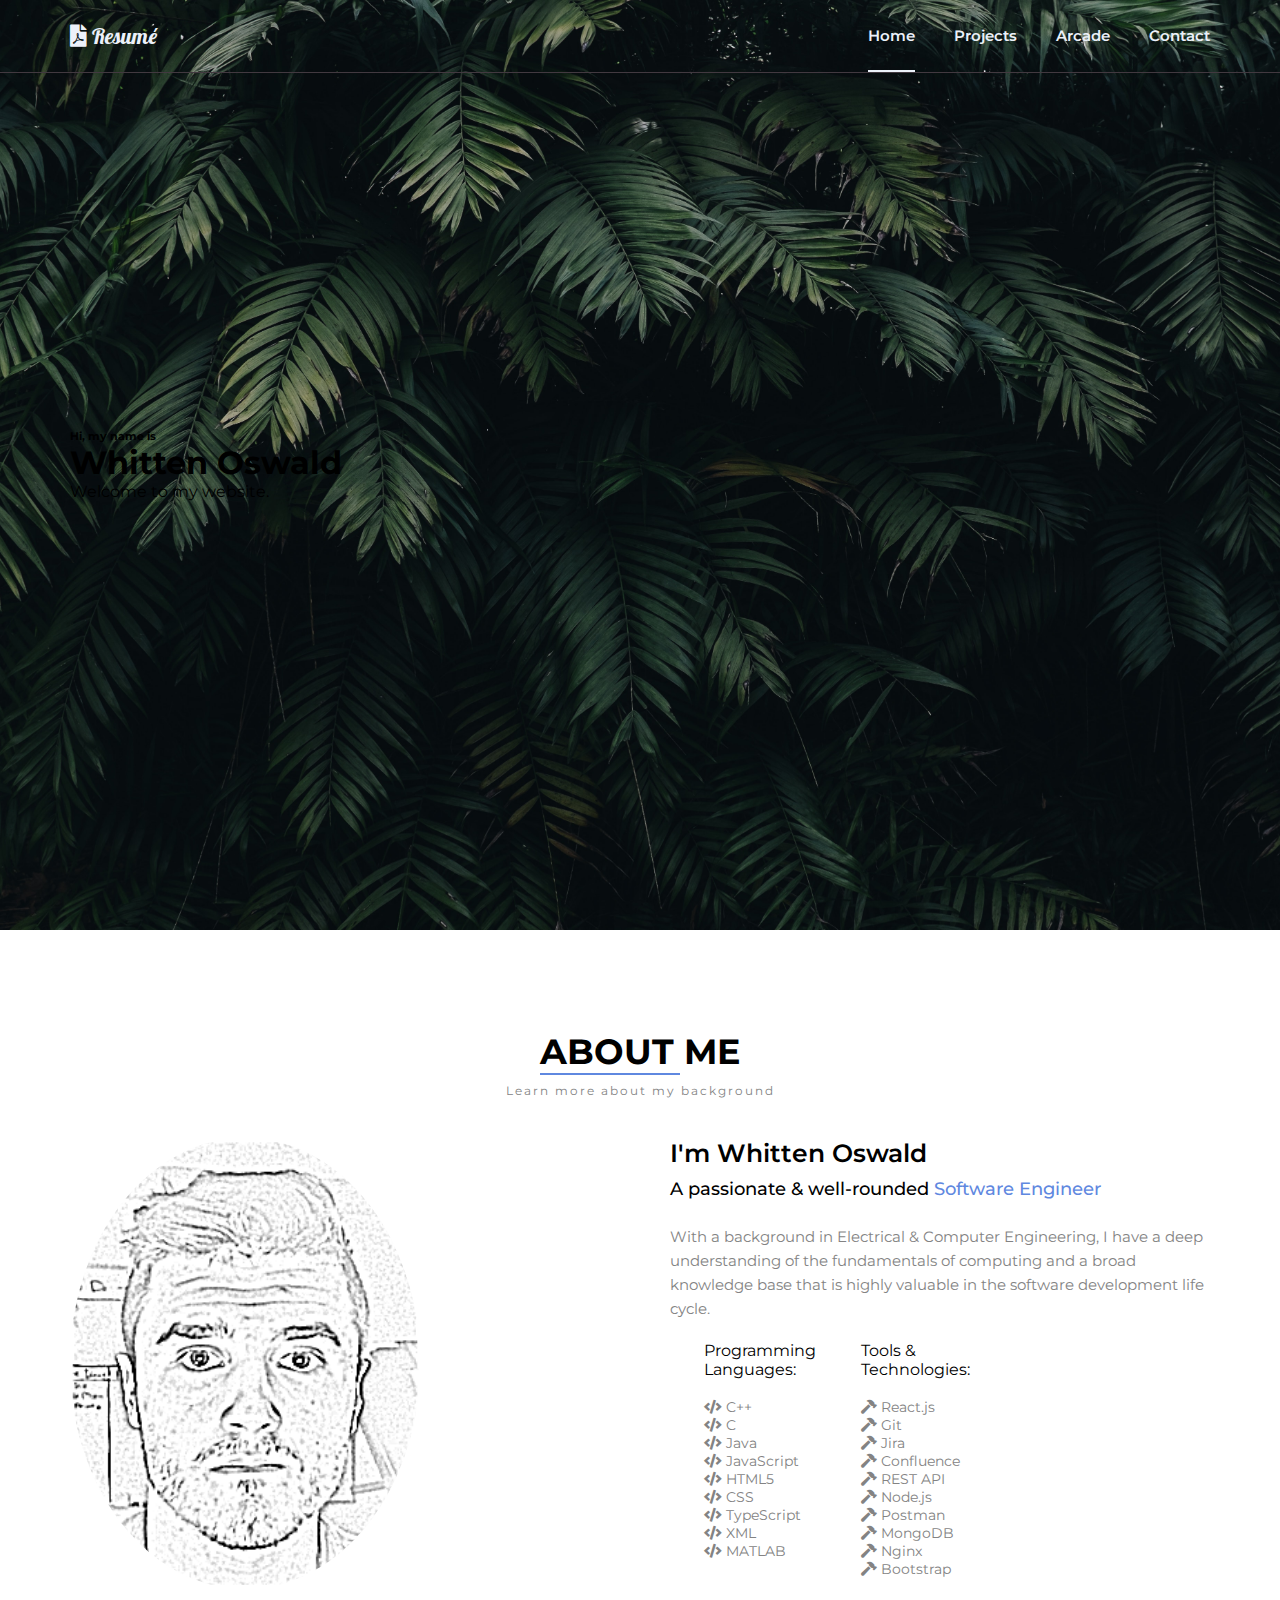
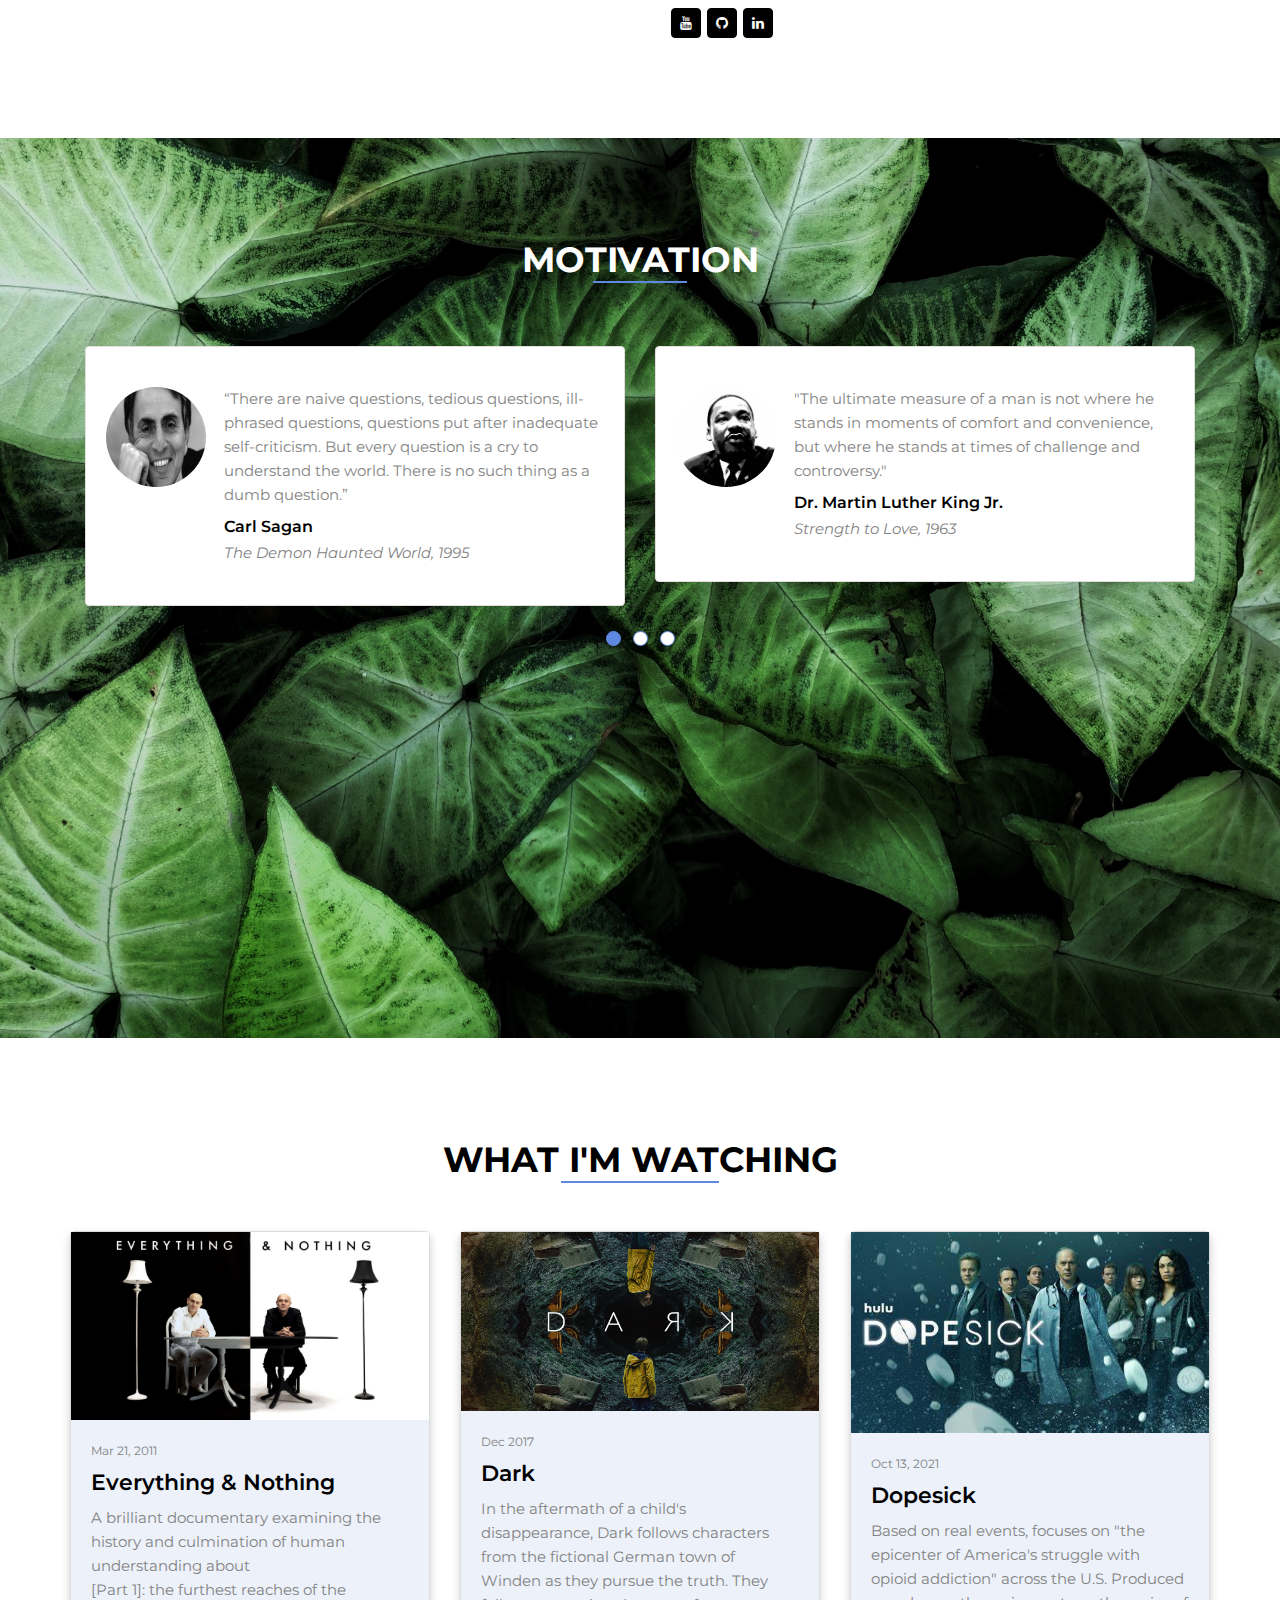
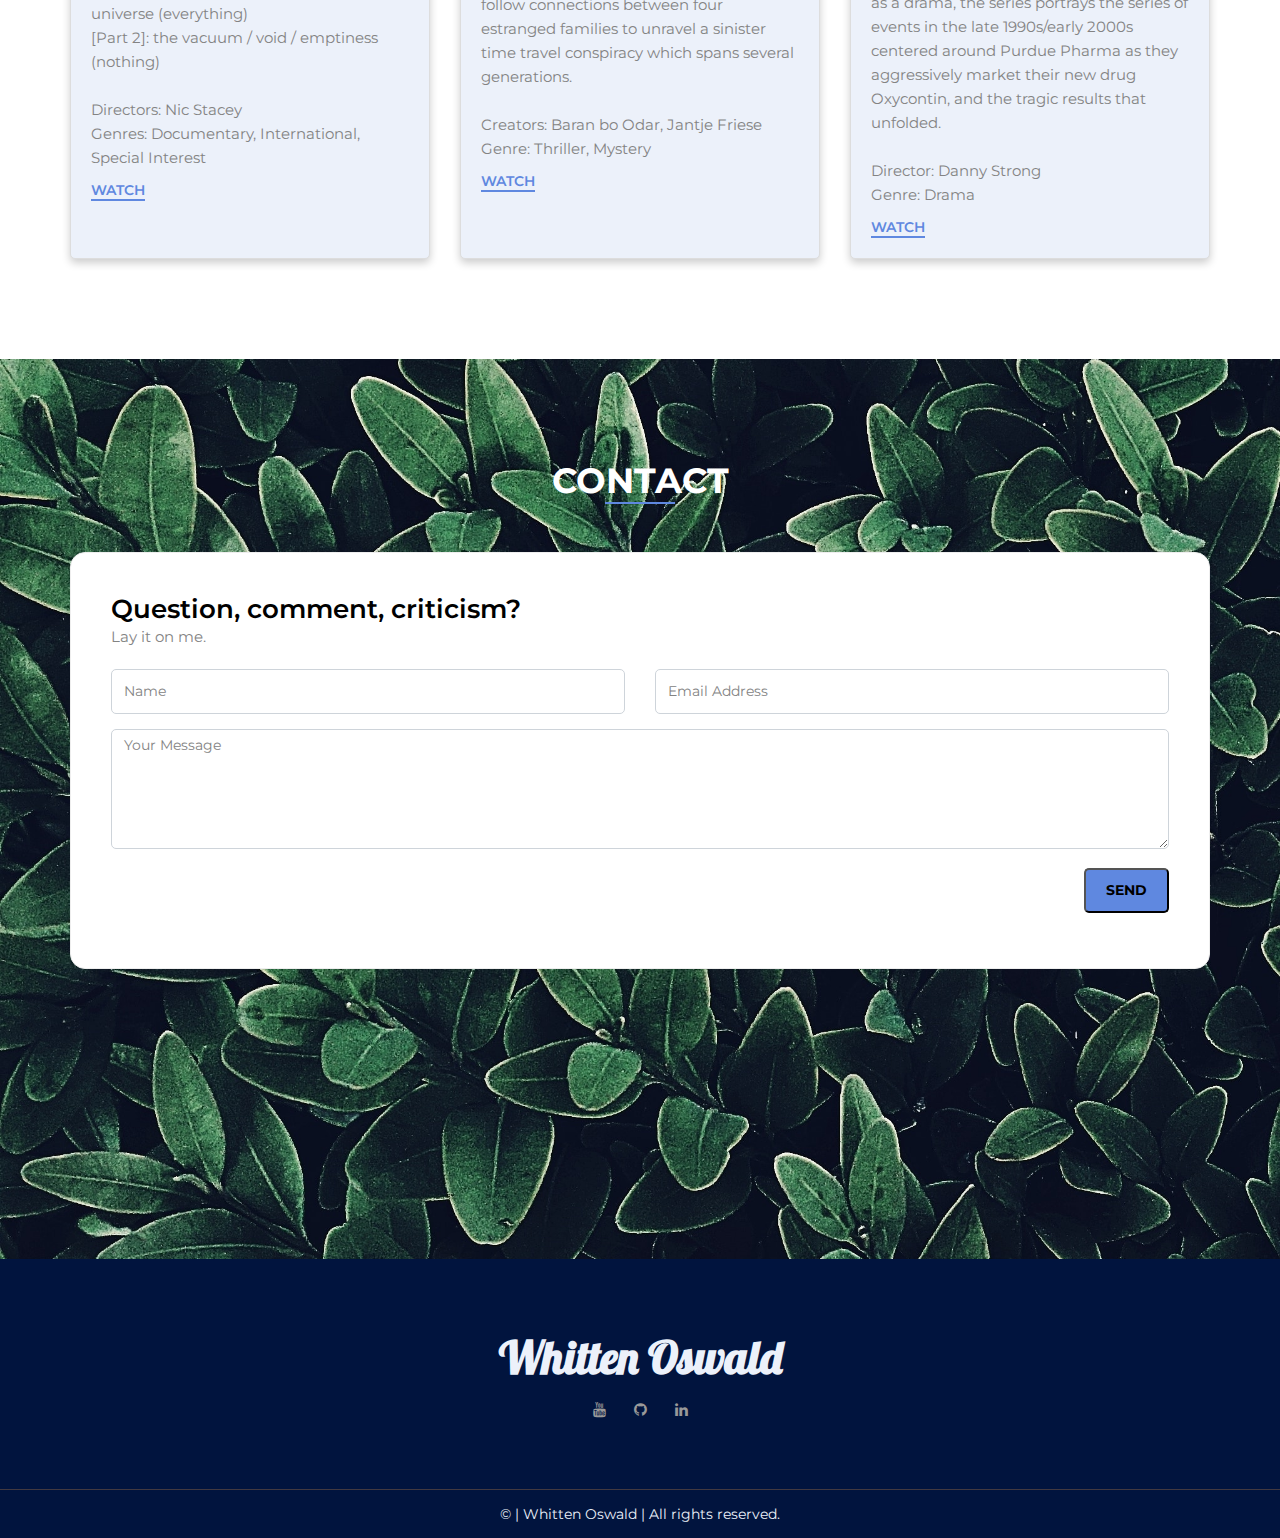
<file: index.html>
<!DOCTYPE html>
<html lang="en">
   <head>
      <meta charset="UTF-8" />
      <meta name="viewport" content="width=device-width, initial-scale=1.0" />
      <meta name="keywords" content="HTML, CSS, JavaScript">
      <meta name="description"
         content="My software developer portfolio using Html, CSS, and JavaScript">
      <meta name="author" content="Whitten Oswald">
      <link rel="icon" type="image/png" href="img/tree.png">
      <title>Whitten Oswald | Home</title>
      <link href="./css/header.css" rel="stylesheet" />
      <link href="./css/main.css" rel="stylesheet" />
      <link href="./css/home.css" rel="stylesheet" />
      <link href="./css/about.css" rel="stylesheet" />
      <link href="./css/portfolio.css" rel="stylesheet" />
      <link href="./css/service.css" rel="stylesheet" />
      <link href="./css/testimonials.css" rel="stylesheet" />
      <link href="./css/testimonials.css" rel="stylesheet" />
      <link href="./css/blog.css" rel="stylesheet" />
      <link href="./css/contact.css" rel="stylesheet" />
      <link href="./css/footer.css" rel="stylesheet" />
      
   </head>
   <body>
      <header>
         <div class="container">
            <div class="row">
               <div class="brand-name">
                  <a href="img/Whitten_Oswald_856_739_6005_.pdf" target="_blank" class="fa-light"><i class="fas fa-file-pdf-o"></i>  Resumé </a>
               </div>
               <div class="hamburger">
                  <i class="fa fa-bars"></i>
               </div>
               <div class="navbar">
                  <ul>
                     <li><a href="index.html" class="active">Home</a></li>
                     <li><a href="projects.html">Projects</a></li>
                     <li><a href="arcade.html">Arcade</a></li>
                     <li><a href="#contact">Contact</a></li>
                     
                  </ul>
               </div>
            </div>
         </div>
      </header>

 <!-- HOME SECTION -->

      <section class="home" id="home">
         <div class="container">
            <div class="row full-screen">
               <div class="home-content">
                  <div class="blocky">
                     <h6>Hi, my name is</h6>
                     <h1>Whitten Oswald</h1>
                     <p>Welcome to my website.</p>
                  </div>
               </div>
            </div>
         </div>
      </section>

 <!-- ABOUT ME SECTION -->

      <section class="about" id="about">
         <div class="container">
         <div class="row">
            <div class="title text-center">
               <h1>About Me</h1>
               <p>Learn more about my background</p>
            </div>
         </div>
         <div class="row">
            <div class="about-content">
               <div class="row">
                  <div class="img">
                     <img src="img/me.png" alt='me' />
                  </div>
                  <div class="text">
                     <h4>I'm Whitten Oswald</h4>
                     <h6>A passionate & well-rounded <span>Software Engineer</span> 
                     </h6>
                     <p>With a background in Electrical & Computer Engineering,
                        I have a deep understanding of the fundamentals of computing 
                        and a broad knowledge base that is highly valuable in the 
                        software development life cycle.
                     </p>
                     <div class="skills">
                        
                        <div class="skills-list">
                        <ul  class="fa-ul">
                           <span class="fa-li"></span>Programming Languages:
                        <br></br>
                           <li><span class="fa-light"><i class="fas fa-code"></i></span> C++</li>
                           <li><span class="fa-light"><i class="fas fa-code"></i></span> C</li>
                           <li><span class="fa-light"><i class="fas fa-code"></i></span> Java</li>
                           <li><span class="fa-light"><i class="fas fa-code"></i></span> JavaScript</li>
                           <li><span class="fa-light"><i class="fas fa-code"></i></span> HTML5</li>
                           <li><span class="fa-light"><i class="fas fa-code"></i></span> CSS</li>
                           <li><span class="fa-light"><i class="fas fa-code"></i></span> TypeScript</li>
                           <li><span class="fa-light"><i class="fas fa-code"></i></span> XML</li>
                           <li><span class="fa-light"><i class="fas fa-code"></i></span> MATLAB</li>
                        </ul>
                        <ul  class="fa-ul">
                           <span class="fa-li"></span>Tools & Technologies:
                           <br></br>
                           <li><span class="fa-solid"><i class="fas fa-hammer"></i></span> React.js</li>
                           <li><span class="fa-solid"><i class="fas fa-hammer"></i></span> Git</li>
                           <li><span class="fa-solid"><i class="fas fa-hammer"></i></span> Jira</li>
                           <li><span class="fa-solid"><i class="fas fa-hammer"></i></span> Confluence</li>
                           <li><span class="fa-solid"><i class="fas fa-hammer"></i></span> REST API</li>
                           <li><span class="fa-solid"><i class="fas fa-hammer"></i></span> Node.js</li>
                           <li><span class="fa-solid"><i class="fas fa-hammer"></i></span> Postman</li>
                           <li><span class="fa-solid"><i class="fas fa-hammer"></i></span> MongoDB</li>
                           <li><span class="fa-solid"><i class="fas fa-hammer"></i></span> Nginx</li>
                           <li><span class="fa-solid"><i class="fas fa-hammer"></i></span> Bootstrap</li>
                        </ul>
                        </div>
                     </div>
                     <div class="social">
                        <a href="https://www.youtube.com/channel/UCK3bLIMxwYbCrhLdSqwk1fg"><i class="fa fa-youtube"></i></a>
                        <a href="https://github.com/guswhitten/"><i class="fa fa-github"></i></a>
                        <a href="https://www.linkedin.com/in/whitten-oswald-041077145/"><i class="fa fa-linkedin"></i></a>
                     </div>
                  </div>
               </div>
            </div>
         </div>
      </section>

 <!-- MOTIVATION SECTION -->

      <section class="testimonials">
         <div class="container">
            <div class="row">
               <div class="title text-center">
                  <h1>Motivation</h1>
               </div>
            </div>
            <div class="row">
               <div class="testimonials-content">
                  <div class="testimonials-box">
                     <div class="testimonials-img">
                        <div class="test-img">
                           <img src="img/sagan.jpg" />
                        </div>
                        <div class="testimonials-text">
                           <p>“There are naive questions, tedious questions, ill-phrased 
                              questions, questions put after inadequate self-criticism. But 
                              every question is a cry to understand the world. There is no 
                              such thing as a dumb question.”</p>
                           <h6>Carl Sagan</h6>
                           <p1>The Demon Haunted World, 1995</p1>
                        </div>
                     </div>
                     <div class="testimonials-img">
                        <div class="test-img">
                           <img src="img/mlk.jpg" />
                        </div>
                        <div class="testimonials-text">
                           <p>"The ultimate measure of a man is not where he stands in 
                              moments of comfort and convenience, 
                              but where he stands at times of challenge and controversy." </p>
                           <h6>Dr. Martin Luther King Jr.</h6>
                           <p1>Strength to Love, 1963</p1>
                        </div>
                     </div>
                     <div class="testimonials-img">
                        <div class="test-img">
                           <img src="img/paine1.jpg" />
                        </div>
                        <div class="testimonials-text">
                           <p>“What we obtain too cheap, we esteem too lightly; 
                              it is dearness only that gives everything its value.”</p>
                           <h6>Thomas Paine</h6>
                           <p1>Common Sense, 1776</p1>
                        </div>
                     </div>
                     <div class="testimonials-img">
                        <div class="test-img">
                           <img src="img/keller.jpg" />
                        </div>
                        <div class="testimonials-text">
                           <p>“One painful duty fulfilled makes the next plainer and easier.”</p>
                           <h6>Helen Keller</h6>
                           <p1>Story of My Life, 1903</p1>
                        </div>
                     </div>
                     <div class="testimonials-img">
                        <div class="test-img">
                           <img src="img/franklin.jpg" />
                        </div>
                        <div class="testimonials-text">
                           <p>“Well done is better than well said.”</p>
                           <h6>Benjamin Franklin</h6>
                           <p1>Poor Richard's Almanack, 1737</p1>
                        </div>
                     </div>
                     <div class="testimonials-img">
                        <div class="test-img">
                           <img src="img/twain.jpg" />
                        </div>
                        <div class="testimonials-text">
                           <p>“Make it a point to do something every day that you don't want to do. This is the golden rule for acquiring the habit of doing your duty without pain.”</p>
                           <h6>Mark Twain</h6>
                           <p1>Following the Equator, 1897</p1>
                        </div>
                     </div>
                  </div>
                  <div class="slider"></div>
               </div>
            </div>
         </div>
      </section>

 <!-- WHAT I'M WATHCING SECTION -->

      <section class="blog" id="blog">
         <div class="container">
            <div class="row">
               <div class="title text-center">
                  <h1>What I'm Watching</h1>
               </div>
            </div>
            <div class="row">
               <div class="blog-content">
                  <div class="blog-box">
                     <div class="blog-img">
                        <img src='img/1.jpg' />
                     </div>
                     <div class="blog-text">
                        <div class="blog-info">
                           <span>Mar 21, 2011</span>
                           <span></span>
                        </div>
                        <h3>Everything & Nothing</h3>
                        <p>A brilliant documentary examining the history and culmination of human understanding about <br>
                           [Part 1]: the furthest reaches of the universe (everything) <br>
                           [Part 2]: the vacuum / void / emptiness (nothing) <br><br>
                           Directors: Nic Stacey <br>
                           Genres: Documentary, International, Special Interest <br>
                        </p>
                        <a href="">Watch</a>
                     </div>
                  </div>
                  <div class="blog-box">
                     <div class="blog-img">
                        <img src='img/2.png' />
                     </div>
                     <div class="blog-text">
                        <div class="blog-info">
                           <span>Dec 2017</span>
                        </div>
                        <h3>Dark</h3>
                        <p> In the aftermath of a child's disappearance, Dark follows characters 
                           from the fictional German town of Winden as they pursue the truth. 
                           They follow connections between four estranged families to unravel a 
                           sinister time travel conspiracy which spans several generations. <br><br>
                           Creators: Baran bo Odar, Jantje Friese <br>
                           Genre: Thriller, Mystery <br>
                        </p>
                        <a href="">Watch</a>
                     </div>
                  </div>
                  <div class="blog-box">
                     <div class="blog-img">
                        <img src='img/3.jpg' />
                     </div>
                     <div class="blog-text">
                        <div class="blog-info">
                           <span>Oct 13, 2021</span>
                        </div>
                        <h3>Dopesick</h3>
                        <p>Based on real events, focuses on "the epicenter of America's 
                           struggle with opioid addiction" across the U.S. Produced as a drama, the
                           series portrays the series of events in the late 1990s/early 2000s 
                           centered around Purdue Pharma as they aggressively market their new drug
                           Oxycontin, and the tragic results that unfolded. <br><br>
                           Director: Danny Strong <br>
                           Genre: Drama <br>
                        </p>
                        <a href="">Watch</a>
                     </div>
                  </div>
               </div>
            </div>
         </div>
      </section>

 <!-- CONTACT SECTION -->

      <section class="contact" id="contact">
         <div class="container">
            <div class="row">
               <div class="title text-center">
                  <h1>Contact</h1>
               </div>
            </div>
            <div class="row">
               <div class="contact-form">
                  <div class="row">
                     <div class="contact-text">
                        <h2>Question, comment, criticism?</h2>
                        <p>Lay it on me.</p>
                     </div>
                  </div>
                  <form action="https://formsubmit.co/whittenoswald@gmail.com" method="POST">
                     <input type="hidden" name="_subject" value="Email from website!!">
                     <div class="row space-between">
                        <div class="col-6">
                           <input type="text" class="form-control" name="name" placeholder="Name" required/>
                        </div>
                        <div class="col-6">
                           <input type="email" class="form-control" name="email" placeholder="Email Address" required/>
                        </div>
                     </div>
                     <div class="row">
                        <div class="col-12">
                           <textarea class="form-control" name="content" placeholder="Your Message"></textarea>
                        </div>
                     </div>
                     <div class="row">
                        <div class="button btn">
                           <button class="sender" href= "" type="submit">SEND</button>
                        </div>
                     </div>
                  </form>
               </div>
            </div>
         </div>
      </section>

 <!-- FOOTER SECTION -->

      <footer>
         <div class="container">
            <div class="row">
               <div class="footer-logo">Whitten Oswald</div>
               <div class="social-link">
                  <a href="https://www.youtube.com/channel/UCK3bLIMxwYbCrhLdSqwk1fg"><i class="fa fa-youtube"></i></a>
                  <a href="https://github.com/guswhitten/"><i class="fa fa-github"></i></a>
                  <a href="https://www.linkedin.com/in/whitten-oswald-041077145/"><i class="fa fa-linkedin"></i></a>
               </div>
            </div>
         </div>
      </footer>
      <section class="copyright">
         <div class="container">
            <p>© <span id="year"></span> | Whitten Oswald | All rights reserved.</p>
         </div>
      </section>
      <script src="./js/homepage.js"></script>
   </body>
</html>
</file>
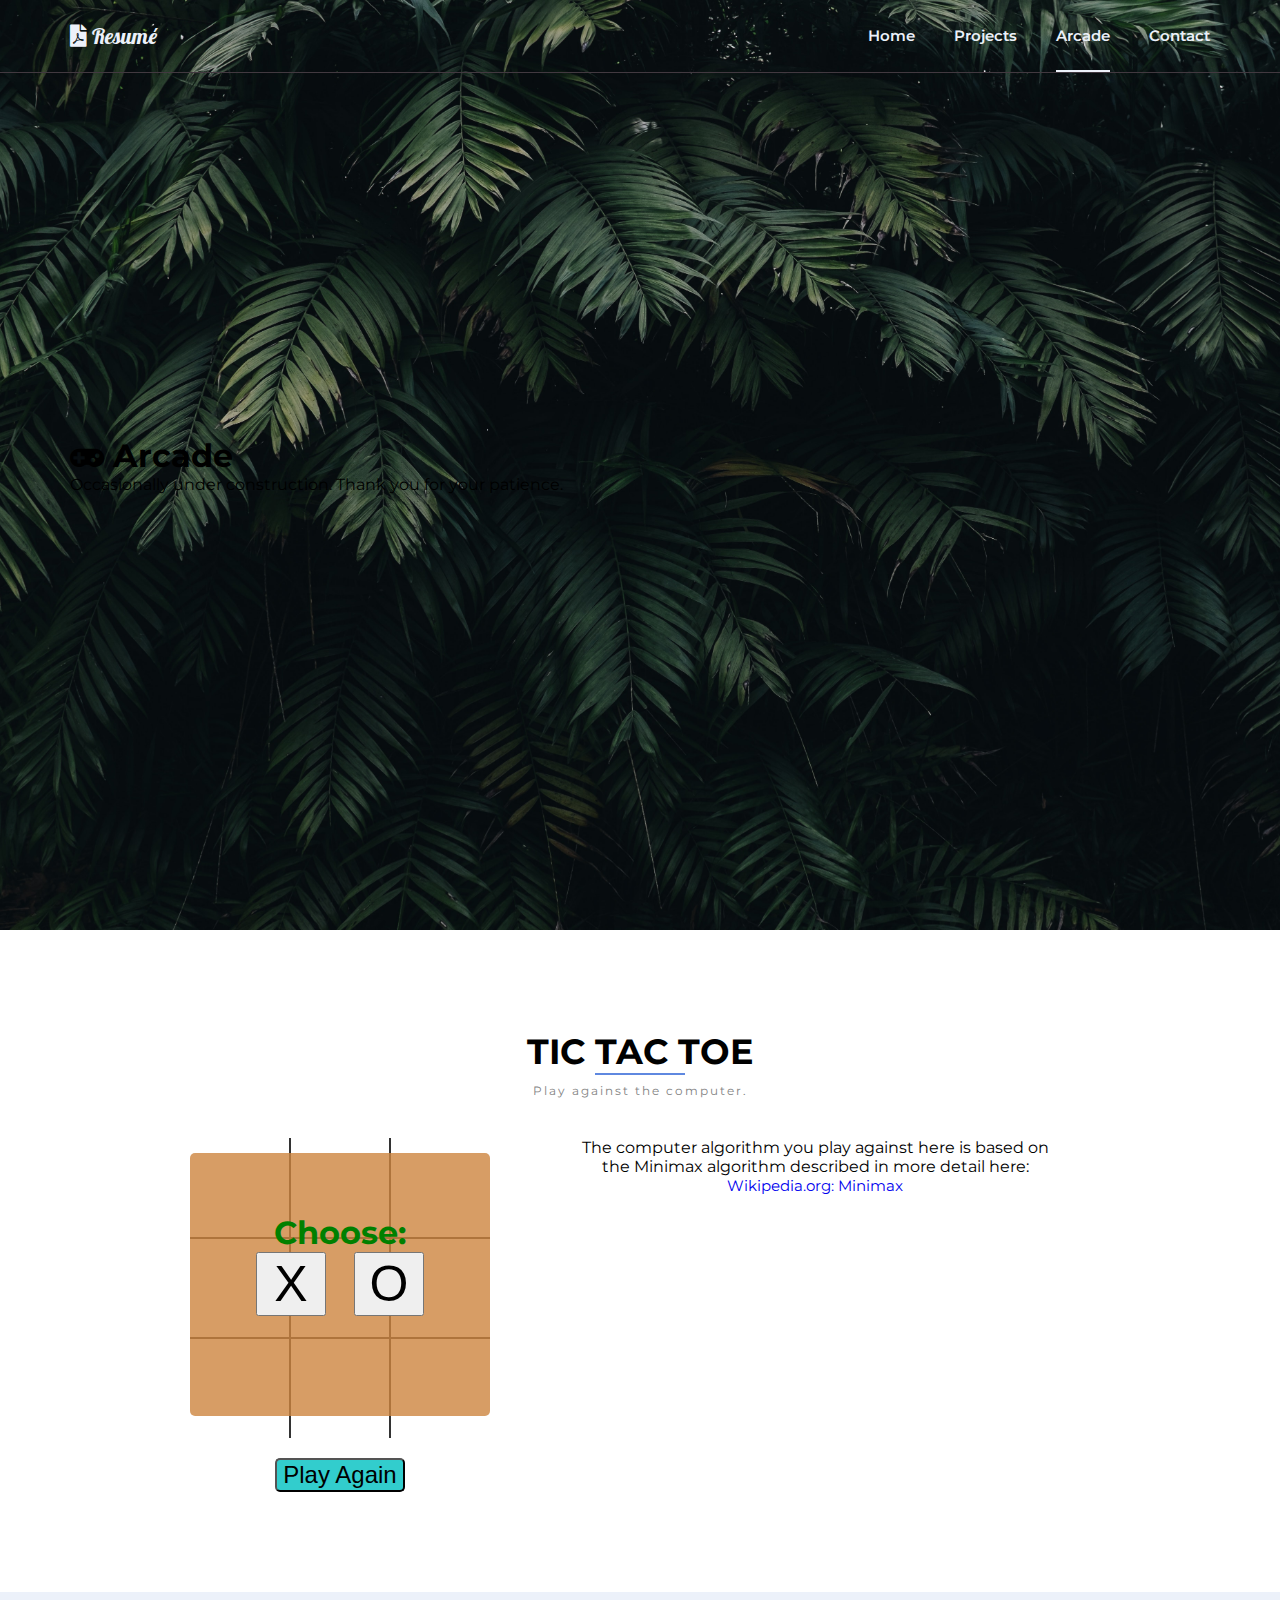
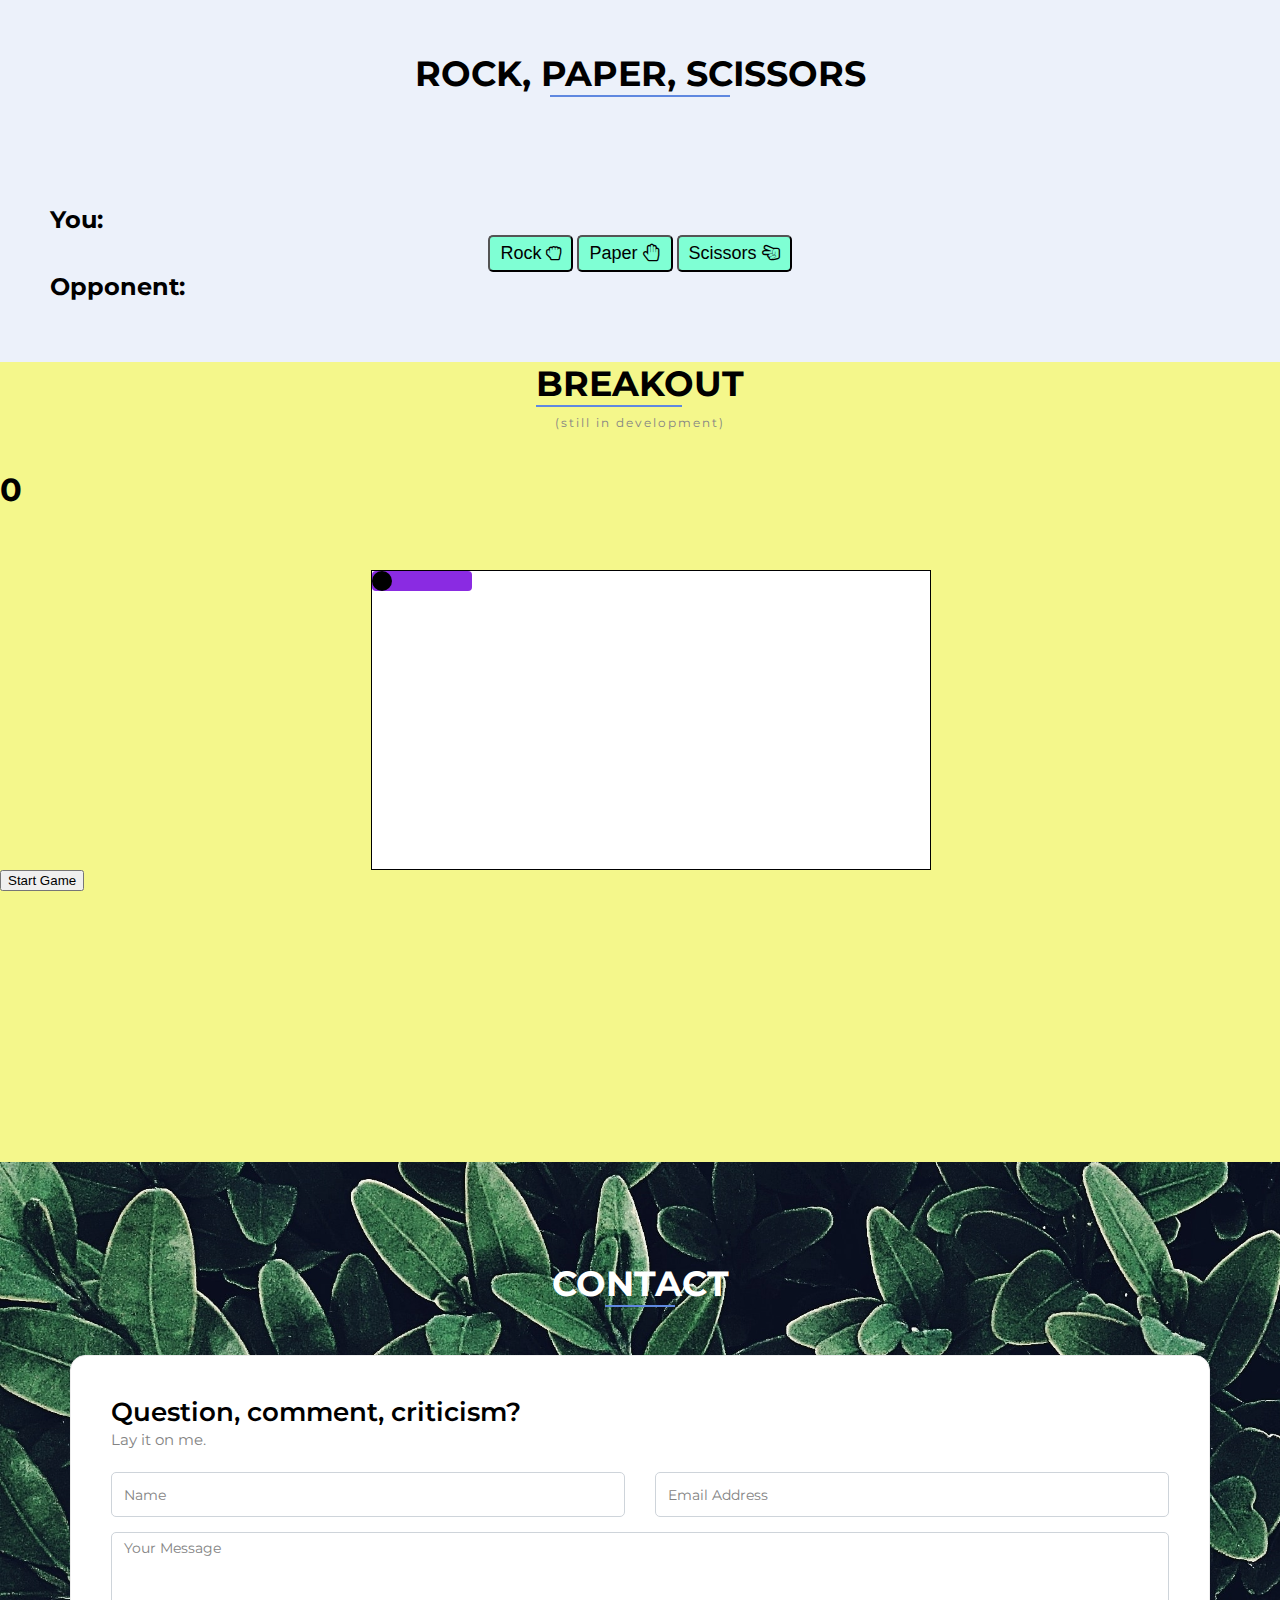
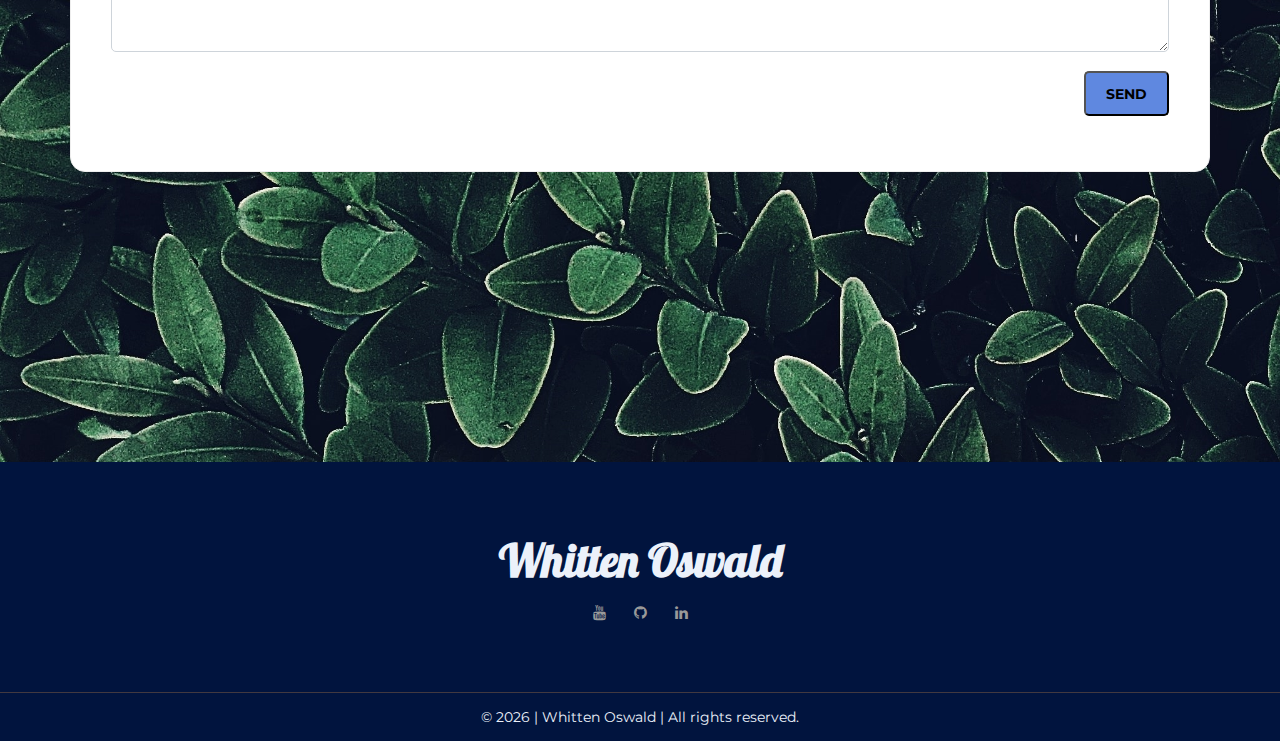
<file: arcade.html>
<!DOCTYPE html>

<html>
  <head>
    <meta charset="UTF-8" />
    <link rel="icon" type="image/png" href="img/gamepad.png">
    <title>Whitten Oswald | Arcade</title>
    <link href="./css/header.css" rel="stylesheet" />
      <link href="./css/main.css" rel="stylesheet" />
      <link href="./css/home.css" rel="stylesheet" />
      <link href="./css/contact.css" rel="stylesheet" />
      <link href="./css/tictactoe.css" rel="stylesheet" />
      <link href="./css/footer.css" rel="stylesheet" />
      <link href="./css/chess.css" rel="stylesheet" />
      <link href="./css/rps.css" rel="stylesheet" />
      <link href="./css/breakout.css" rel="stylesheet" />
      <link rel="stylesheet" href="https://cdnjs.cloudflare.com/ajax/libs/font-awesome/4.7.0/css/font-awesome.min.css">
  </head>

  <body>
    <header>
      <div class="container">
        <div class="row">
          <div class="brand-name">
            <a href="img/Whitten_Oswald_856_739_6005_.pdf" target="_blank" class="fa-light"
              ><i class="fas fa-file-pdf-o"></i> Resumé
            </a>
          </div>
          <div class="hamburger">
            <i class="fa fa-bars"></i>
          </div>
          <div class="navbar">
            <ul>
              <li><a href="index.html">Home</a></li>
              <li><a href="projects.html">Projects</a></li>
              <li><a href="arcade.html" class="active">Arcade</a></li>
              <li><a href="#contact">Contact</a></li>
            </ul>
          </div>
        </div>
      </div>
    </header>

 <!-- HOME SECTION -->

    <section class="home" id="home">
      <div class="container">
        <div class="row full-screen">
          <div class="home-content">
            <div class="blocky">
              <h1> <span><i class="fa fa-gamepad"></i></span> Arcade </h1>
              <p>Occasionally under construction. Thank you for your patience.</p>
            </div>
          </div>
        </div>
      </div>
    </section>

 <!-- TIC TAC TOE SECTION -->

    <section class="tictactoe" id="tictactoe">
      <div class="container">
      <div class="row">
         <div class="title text-center">
            <h1>Tic Tac Toe</h1>
            <p>Play against the computer.</p>
         </div>
      </div>
      <div class="row">
         <div class="tictac-game">
            <div class="row">
               <div class="img">
                <table>
                  <tr>
                    <td class="cell" id="0"></td>
                    <td class="cell" id="1"></td>
                    <td class="cell" id="2"></td>
                  </tr>
                  <tr>
                    <td class="cell" id="3"></td>
                    <td class="cell" id="4"></td>
                    <td class="cell" id="5"></td>
                  </tr>
                  <tr>
                    <td class="cell" id="6"></td>
                    <td class="cell" id="7"></td>
                    <td class="cell" id="8"></td>
                  </tr>
                </table>
                <div class="endgame">
                  <div class="text">
                  </div>
                </div>
                <div class="selectSym">
                  <p>Choose:</p>
                  <button onClick="selectSym('X')">X</button>
                  <button onClick="selectSym('O')">O</button>
                </div>
                <button class="btnStartGame" onClick="startGame()">Play Again</button>
                
                <script src="./js/tictactoe.js"></script>
               </div>
               <div class="info">
                <p>The computer algorithm you play against here is based on the Minimax algorithm described in more detail here:
                  <span><a href="https://en.wikipedia.org/wiki/Minimax" target="_blank">Wikipedia.org: Minimax</a></span>
                </p>
                <p></p>
              </div>
            </div>
         </div>
      </div>
   </section>

   <!-- ROCK PAPER SCISSORS -->

<section class="rps" id="rps">
   <div class="row">
      <div class="title text-center">
         <h1>Rock, Paper, Scissors</h1>
      </div>
   </div>
   <div class="rps-game">
      <h2 class="rpsText2">You: <span id="user-choice"></span></h1>
      <button class="rpsButtons" id="rock">Rock <i class="fa fa-hand-rock"></i></button>
      <button class="rpsButtons" id="paper">Paper <i class="fa fa-hand-paper"></i></button>
      <button class="rpsButtons" id="scissors">Scissors <i class="fa fa-hand-scissors"></i></button>
      <h2 class="rpsText1">Opponent: <span id="computer-choice"></span></h1>
      <h1 class="gameResults"><span id="result"></span></h1>
   </div>
<script src="./js/rps.js"></script>
</section>

<!-- BREAKOUT -->

<section class="breakout" id="breakout">
   <div class="row">
      <div class="title text-center">
         <h1>Breakout</h1>
         <p>(still in development)</p>
      </div>
      <h1 id="score">0</h1>
         <div class="grid">
         </div>    
   </div>
   <button class="startBreakout" onClick="startBreakout()">Start Game</button>
            
<script src="./js/breakout1.js"></script>
</section>

 <!-- CONTACT SECTION -->

   <section class="contact" id="contact">
      <div class="container">
         <div class="row">
            <div class="title text-center">
               <h1>Contact</h1>
            </div>
         </div>
         <div class="row">
            <div class="contact-form">
               <div class="row">
                  <div class="contact-text">
                     <h2>Question, comment, criticism?</h2>
                     <p>Lay it on me.</p>
                  </div>
               </div>
               <form action="https://formsubmit.co/whittenoswald@gmail.com" method="POST">
                  <input type="hidden" name="_subject" value="Email from website!!">
                  <div class="row space-between">
                     <div class="col-6">
                        <input type="text" class="form-control" name="name" placeholder="Name" required/>
                     </div>
                     <div class="col-6">
                        <input type="email" class="form-control" name="email" placeholder="Email Address" required/>
                     </div>
                  </div>
                  <div class="row">
                     <div class="col-12">
                        <textarea class="form-control" name="content" placeholder="Your Message"></textarea>
                     </div>
                  </div>
                  <div class="row">
                     <div class="button btn">
                        <button class="sender" href= "" type="submit">SEND</button>
                     </div>
                  </div>
               </form>
            </div>
         </div>
      </div>
   </section>

 <!-- FOOTER SECTION -->

 <footer>
    <div class="container">
       <div class="row">
          <div class="footer-logo">Whitten Oswald</div>
          <div class="social-link">
             <a href="https://www.youtube.com/channel/UCK3bLIMxwYbCrhLdSqwk1fg"><i class="fa fa-youtube"></i></a>
             <a href="https://github.com/guswhitten/"><i class="fa fa-github"></i></a>
             <a href="https://www.linkedin.com/in/whitten-oswald-041077145/"><i class="fa fa-linkedin"></i></a>
          </div>
       </div>
    </div>
 </footer>
 <section class="copyright">
    <div class="container">
       <p>© <span id="year"></span> | Whitten Oswald | All rights reserved.</p>
    </div>
 </section>
 <script src="./js/arcadePage.js"></script>
  </body>
</html>
</file>
<file: css/header.css>
header {
  position: absolute;
  padding: 0px 15px;
  left: 0px;
  right: 0px;
  border-bottom: 1px solid #423940;
  z-index: 11;
}

.fixed {
  background-image: url("../img/plant.jpg");
  background-size: cover;
  background-position: center;
  position: fixed;
  border-color: #eee;
  animation: fixHeader 1s ease;
  z-index: 11;
}

@keyframes fixHeader {
  0% {
    transform: translateY(-100%);
  }

  100% {
    transform: translateY(0%);
  }
}

.container {
  max-width: 1140px;
  margin: auto;
}

header .row {
  justify-content: space-between;
  align-items: center;
}

.brand-name a {
  font-size: 22px;
  font-weight: 500;
  color: rgb(236, 241, 250);
  position: relative;
  font-family: "Lobster", cursive;
}

.fixed .brand-name a {
  color: #fff;
}

.hamburger .fa {
  font-size: 20px;
  background-color: rgb(236, 241, 250);
  color: #01143e;
  display: none;
  height: 30px;
  width: 35px;
  border-radius: 2px;
  line-height: 30px;
  text-align: center;
  cursor: pointer;
  border: 1px solid #eee;
}

.navbar ul {
  list-style: none;
  margin: 0;
  padding: 0;
}

.navbar ul li {
  display: inline;
  margin-left: 35px;
}

.navbar ul li a {
  font-size: 15px;
  line-height: 72px;
  color: rgb(236, 241, 250);
  font-weight: 600;
  /* display: block; */
  position: relative;
}

.fixed .navbar ul li a {
  color: #fff;
}

.navbar ul li a::before {
  content: "";
  height: 2px;
  background-color: rgb(236, 241, 250);
  width: 0%;
  position: absolute;
  right: 0px;
  bottom: -27px;
  cursor: pointer;
  transition: all 0.5s ease;
}

.fixed .navbar ul li a::before {
  background-color: #5f88e0;
}

.navbar ul li a:hover::before {
  width: 100%;
  left: 0px;
}

.navbar ul li a.active::before {
  width: 100%;
  left: 0;
}
</file>
<file: css/main.css>
@import url("https://fonts.googleapis.com/css2?family=Montserrat:wght@300;400;500;600;700&display=swap");
@import url("https://fonts.googleapis.com/css2?family=Lobster&display=swap");

@import url("https://cdnjs.cloudflare.com/ajax/libs/font-awesome/5.13.0/css/all.min.css");
@import url("https://stackpath.bootstrapcdn.com/font-awesome/4.7.0/css/font-awesome.min.css");

html {
  scroll-behavior: smooth;
}

body {
  margin: 0;
  font-family: "Montserrat", sans-serif;
  background-color: rgb(236, 241, 250);
}

* {
  box-sizing: border-box;
  margin: 0;
}

a {
  text-decoration: none;
  font-size: 15px;
}

.row {
  display: flex;
  flex-wrap: wrap;
}

.title {
  flex: 0 0 100%;
  max-width: 100%;
  margin-bottom: 40px;
}

.title h1 {
  color: #000;
  display: inline-block;
  font-size: 35px;
  font-weight: 700;
  text-transform: uppercase;
  margin: 0px 0px 10px;
  position: relative;
}

.title h1::before {
  content: "";
  left: 0;
  right: 30%;
  position: absolute;
  height: 2px;
  background-color: #5f88e0;
  bottom: -2px;
}

.title p {
  font-size: 12px;
  color: #838383;
  font-weight: 400;
  letter-spacing: 2px;
}

.text-center {
  text-align: center !important;
}

.text-right {
  text-align: right !important;
}

.text-left {
  text-align: left !important;
}

.align-items-center {
  align-items: center;
}

.space-between {
  justify-content: space-between;
}

.button {
  flex: 0 0 33.33%;
  max-width: 33.33%;
  text-align: right;
}

.button a {
  font-size: 14px;
  color: rgb(236, 241, 250);
  background-color: transparent;
  border: 1.5px solid rgb(236, 241, 250);
  border-radius: 4px;
  padding: 12px 25px;
  display: inline-block;
  text-transform: uppercase;
  font-weight: 600;
  cursor: pointer;
  transition: all 0.5s ease;
}

.button a:hover {
  background-color: #fff;
  color: #000;
}

@media (max-width: 991px) {
  .blocky h1 {
    font-size: 50px;
  }
}

@media (max-width: 767px) {
  .home .home-content .blocky h1 {
    font-size: 40px;
  }

  .home .home-content .blocky h3 {
    font-size: 25px;
  }

  header {
    padding: 15px;
    position: fixed;
    background-color: rgb(236, 241, 250);
    border-bottom: 1px solid #eee;
  }

  .brand-name .logo {
    color: #01143e;
  }

  .hamburger .fa {
    display: inline-block;
  }

  .navbar {
    position: absolute;
    background-color: rgb(236, 241, 250);
    width: 100%;
    left: 0px;
    top: 60px;
    padding: 15px;
    border-top: 1px solid #eee;
    border-bottom: 1px solid #eee;
    display: none;
  }

  .navbar .show {
    display: block;
  }

  .navbar ul li {
    display: block;
    margin-left: 0;
  }

  .navbar ul li a {
    line-height: 42px;
    color: #01143e;
  }

  .navbar ul li a::before {
    bottom: -3px;
    background-color: #01143e;
  }

  .about .img {
    flex: 0 0 100%;
    max-width: 100%;
  }

  .about .text {
    flex: 0 0 100%;
    max-width: 100%;
    padding-left: 0px;
    padding-top: 30px;
  }

  .service-content .box {
    padding: 30px;
    flex: 0 0 100%;
    max-width: 100%;
  }

  .gallery .item {
    flex: 0 0 50%;
    max-width: 50%;
    position: relative;
    padding: 8px;
  }

  .message .container .row .message-text {
    flex: 0 0 100%;
    max-width: 100%;
  }

  .message .button {
    flex: 0 0 100%;
    max-width: 100%;
    text-align: left;
  }

  .blog-content {
    padding: 40px 20px;
  }

  .blog-content .blog-box {
    flex: 0 0 100%;
    max-width: 100%;
    margin-bottom: 40px;
  }

  .contact-form {
    padding: 20px;
  }

  .contact-form .col-6 {
    flex: 0 0 100%;
    max-width: 100%;
  }
}

@media (max-width: 500px) {
  .home .home-content .blocky {
    padding-left: 20px;
  }

  .home .home-content .blocky h1 {
    font-size: 30px;
  }

  .home .home-content .blocky h3 {
    font-size: 15px;
  }

  .about .about-content .social a {
    margin: 0px 3px;
  }

  .gallery .item {
    flex: 0 0 100%;
    max-width: 100%;
  }

  .testimonials-box .testimonials-img {
    flex-wrap: wrap;
    text-align: center;
  }

  .testimonials-img .test-img {
    flex: 0 0 100%;
    max-width: 100%;
  }
}
</file>
<file: css/home.css>
.home {
  min-height: 100vh;
  background-image: url("../img/plant.jpg");
  background-size: cover;
  background-position: center;
  padding: 15px;
}

.full-screen {
  min-height: 100vh;
}
.home-content {
  display: flex;
  flex-wrap: wrap;
  align-items: center;
  flex: 0 0 100%;
  max-width: 100%;
}

.block {
  flex: 0 0 75%;
  max-width: 75%;
  color: rgb(236, 241, 250);
  padding-left: 35px;
  border-left: 3px solid rgb(236, 241, 250);
  margin-top: 50px;
}
.block h1 {
  font-size: 70px;
  font-weight: 600;
  margin: 0;
  padding: 0;
}
.block h3 {
  font-size: 25px;
  font-weight: 500;
  margin: 0;
  padding: 0;
}
.block h6 {
  font-size: 18px;
  font-weight: 500;
  margin: 0;
  padding: 0;
}
.cv-btn {
  padding-top: 20px;
}
.cv-btn a {
  font-size: 14px;
  color: rgb(236, 241, 250);
  background-color: transparent;
  border: 1px solid rgb(236, 241, 250);
  border-radius: 4px;
  padding: 12px 25px;
  display: inline-block;
  text-transform: uppercase;
  font-weight: 600;
  cursor: pointer;
  transition: all 0.5s ease;
}
.cv-btn a:hover {
  background-color: #fff;
  color: #000;
}
</file>
<file: css/about.css>
.about {
  padding: 100px 15px;
  background-color: #fff;
}

.img {
  flex: 0 0 50%;
  max-width: 50%;
}

.img img {
  width: 350px;
  height: auto;
  border-radius: 50%;
  display: block;
  text-align: center;
}

.text {
  flex: 0 0 50%;
  max-width: 50%;
  padding-left: 30px;
}

.text h4 {
  font-size: 25px;
  font-weight: 600;
  margin: 0 0 10px;
  color: #000;
}

.text h6 {
  font-size: 18px;
  font-weight: 500;
  margin: 0 0 25px;
  color: #000;
}

.text h6 span {
  color: #5f88e0;
  position: relative;
}

.text h6 span::before {
  content: "";
  left: 0;
  right: 90%;
  position: absolute;
  height: 2px;
  bottom: 0px;
  transition: all 0.5s ease;
}

.text h6 span:hover::before {
  content: "";
  left: 0;
  right: 0;
  position: absolute;
  height: 2px;
  background-color: #5f88e0;
  bottom: 0px;
}

.text p {
  font-size: 15px;
  font-weight: 400;
  line-height: 24px;
  color: #838383;
}

.skills {
  padding: 20px 0px;
}

.skills h6 {
  font-size: 18px;
  font-weight: 400;
  margin: 0 0 25px;
  color: #000;
}

.skills-list {
  width: 300px;
  display: flex;
  justify-content: space-between;
}

.fa-ul li {
  font-size: 14px;
  font-weight: 400;
  color: #838383;
}

.fa-ul .fa-li {
  font-size: 14px;
  font-weight: 400;
  color: #838383;
}

.social {
  padding-top: 10px;
}

.social a {
  height: 30px;
  width: 30px;
  background-color: #000;
  display: inline-block;
  border: 1px solid #000;
  border-radius: 4px;
  line-height: 28px;
  text-align: center;
  margin: 0px 1px;
  transition: all 0.5s ease;
  -webkit-transition: all 0.5s ease;
}

.social a:hover {
  background-color: transparent;
  color: #000;
}

.social a .fa {
  color: #fff;
  font-size: 14px;
}

.social a .fa:hover {
  color: #000;
}
</file>
<file: css/portfolio.css>
.portfolio {
  background-color: #fff;
  padding: 100px 15px;
}

.portfolio .container .row .title h1::before {
  left: 30%;
}

.filter-btn {
  flex: 0 0 100%;
  max-width: 100%;
}

.filter-btn ul {
  list-style: none;
  text-align: center;
  padding: 0;
}

.filter-btn ul li {
  color: #000;
  font-weight: 500;
  font-size: 15px;
  display: inline-block;
  margin: 0px 8px;
  text-transform: uppercase;
  cursor: pointer;
  padding-bottom: 0;
}

.filter-btn ul li.active {
  color: #5f88e0;
  border-bottom: 2px solid #5f88e0;
}

.filter-btn {
  margin-bottom: 25px;
}

.gallery {
  flex: 0 0 100%;
  max-width: 100%;
  display: flex;
  flex-wrap: wrap;
}

.item {
  flex: 0 0 33.33%;
  max-width: 33.33%;
  position: relative;
  padding: 8px;
}

.inner {
  position: relative;
}

.item img {
  width: 350px;
  height: 200px;
  display: block;
}

.item .overlay {
  position: absolute;
  left: 0;
  top: 0;
  bottom: 0;
  right: 0;
  background-color: rgba(0, 0, 0, 0.6);
  z-index: 10;
  display: flex;
  flex-wrap: nowrap;
  flex-direction: column;
  align-items: center;
  justify-content: center;
  opacity: 0;
  transition: all 0.5s ease;
}

.item:hover .overlay {
  opacity: 1;
}

.overlay .fa {
  height: 50px;
  width: 50px;
  background-color: #5f88e0;
  color: #fff;
  display: inline-block;
  text-align: center;
  line-height: 50px;
  border-radius: 50%;
  cursor: pointer;
}

.item:hover .overlay .fa {
  animation: galleryIcon 0.8s ease;
  -webkit-animation: galleryIcon 0.8s ease;
}

@keyframes galleryIcon {
  0% {
    transform: translate(-20px);
    opacity: 0;
  }

  100% {
    transform: translate(0);
    opacity: 1;
  }
}

.overlay h4 {
  margin-top: 15px;
  font-size: 25px;
  font-weight: 600;
  color: #fff;
}

.item:hover .overlay h4 {
  animation: galleryText 0.8s ease;
  -webkit-animation: galleryText 0.8s ease;
}

@keyframes galleryText {
  0% {
    transform: translate(20px);
    opacity: 0;
  }

  100% {
    transform: translate(0);
    opacity: 1;
  }
}

.lightbox {
  position: fixed;
  left: 0;
  right: 0;
  top: 0;
  bottom: 0;
  z-index: 100;
  background-color: rgba(0, 0, 0, 0.6);
  justify-content: center;
  align-items: center;
}

.show {
  display: flex;
}

.hide {
  display: none;
}

.close-lightbox {
  height: 35px;
  width: 35px;
  background-color: #5f88e0;
  color: #fff;
  text-align: center;
  line-height: 35px;
  position: absolute;
  right: 10px;
  top: 10px;
  cursor: pointer;
  border-radius: 50%;
  z-index: 101;
}

.lightbox img {
  max-width: 90%;
  max-height: 80%;
  display: block;
}

.message {
  background-color: #01143e;
  padding: 40px 15px;
}

.message .message-text {
  flex: 0 0 66.66%;
  max-width: 66.66%;
}

.message .message-text h2 {
  font-size: 20px;
  color: #fff;
  font-weight: 400;
  margin: 0;
  padding: 0;
  line-height: 35px;
}

@media screen and (max-width: 1000px) {
  .item img {
    width: 240px;
    height: 120px;
  }
  .item {
    padding: 4px;
  }
}
</file>
<file: css/service.css>
.services {
  /* background-color: rgb(236, 241, 250);
  padding: 100px 15px 70px; */
  min-height: 100vh;
  background-image: url("../img/plant.jpg");
  background-size: cover;
  background-position: center;
  padding: 100px 0px;
}

.services .container .row .title h1::before {
  left: 30%;
}

.services h1 {
  color: #fff;
}

.service-content {
  flex: 0 0 100%;
  max-width: 100%;
  display: flex;
  flex-wrap: wrap;
  justify-content: space-between;
}

.box {
  background-color: #fff;
  flex: 0 0 calc(33.33% - 20px);
  max-width: calc(33.33% - 20px);
  margin-bottom: 30px;
  border: 1px solid #eee;
  border-radius: 5px;
  padding: 30px;
  text-align: center;
  position: relative;
}

.box::before {
  content: "";
  height: 2px;
  background-color: #5f88e0;
  position: absolute;
  bottom: 0px;
  width: 50px;
  left: 0;
  right: 0;
  margin: auto;
  transition: all 0.5s ease;
}

.box:hover::before {
  width: 100%;
}

.box .icon {
  height: 60px;
  width: 60px;
  background-color: #5f88e0;
  margin: 15px auto 20px;
  border-radius: 50%;
}

.box .icon .fa {
  font-size: 25px;
  color: #fff;
  line-height: 60px;
}

.box .icon .fas {
  font-size: 25px;
  color: #fff;
  line-height: 60px;
}

.box h5 {
  font-size: 16px;
  font-weight: 600;
  color: #000;
  margin: 0;
}

.box p {
  font-size: 15px;
  font-weight: 400;
  line-height: 24px;
  color: #838383;
  margin: 5px 0 10px;
}
</file>
<file: css/testimonials.css>
.testimonials {
  padding: 100px 0px;
  min-height: 100vh;
  background-image: url("../img/plant1.jpg");
  background-size: cover;
  background-position: center;
}

.testimonials .title h1::before {
  left: 30%;
}

.testimonials h1 {
  color: #fff;
}

.testimonials-content {
  position: relative;
  overflow: hidden;
  flex: 0 0 100%;
  max-width: 100%;
}

.testimonials-box {
  float: left;
  transition: margin 1s ease;
}

.testimonials-img {
  background-color: #fff;
  margin-bottom: 15px;
  border: 1px solid rgb(226, 221, 221);
  padding: 40px 20px;
  border-radius: 4px;
  display: flex;
  flex-wrap: nowrap;
  float: left;
  width: 100%;
}

.test-img {
  flex: 0 0 118px;
  max-width: 118px;
}

.test-img img {
  height: 100px;
  width: 100px;
  border-radius: 50%;
}

.testimonials-text p {
  font-size: 15px;
  font-weight: 400;
  line-height: 24px;
  color: #838383;
  margin: 0;
}

.testimonials-text p1 {
  font-size: 15px;
  font-weight: 400;
  line-height: 24px;
  color: #838383;
  margin: 0;
  font-style: italic;
}

.testimonials-text h6 {
  font-size: 16px;
  font-weight: 600;
  color: #000;
  margin: 10px 0 5px;
}

.slider {
  float: left;
  width: 100%;
  text-align: center;
}

.slider div {
  height: 15px;
  width: 15px;
  background-color: #fff;
  border: 1px solid #5f88e0;
  border-radius: 50%;
  display: inline-block;
  margin: 10px 6px;
  cursor: pointer;
}

.slider div.active {
  background-color: #5f88e0;
}
</file>
<file: css/blog.css>
.blog {
    background-color: #fff;
    padding: 100px 0px;
}

.blog .container .row .title h1::before {
    left: 30%;
}

.blog-content {
    display: flex;
    flex-wrap: wrap;
    flex: 0 0 100%;
    max-width: 100%;
    justify-content: space-between;
}

.blog-box {
    flex: 0 0 calc(33.33% - 20px);
    max-width: calc(33.33% - 20px);
    border: 1px solid #ddd;
    background-color: rgb(236, 241, 250);
    border-radius: 5px;
    box-shadow: 0 4px 8px 0 rgba(0, 0, 0, 0.2);
}

.blog-img {
    overflow: hidden;
}

.blog-img img {
    max-width: 100%;
    display: block;
    transition: all 0.5s ease;
}

.blog-box:hover .blog-img img {
    transform: scale(1.1);
}

.blog-info {
    padding: 10px 0;
}

.blog-text {
    padding: 10px 20px 20px 20px;
}

.blog-info span {
    font-size: 12px;
    color: #838383;
    display: inline-block;

}

.blog-info span:nth-child(2) {
    border-left: 1px solid #ddd;
    padding-left: 8px;
    margin-left: 10px;
}

.blog-box h3 {
    font-size: 22px;
    font-weight: 600;
    color: #000;
    margin: 0;
    padding: 0 0 10px;
}

.blog-box p {
    font-size: 15px;
    font-weight: 400;
    line-height: 24px;
    color: #000;
    color: #838383;
    margin: 0 0 10px;
}

.blog-box a {
    font-size: 14px;
    color: #5f88e0;
    text-transform: uppercase;
    font-weight: 600;
    display: inline-block;
    border-bottom: 2px solid #5f88e0;
    -webkit-transition: all 0.5s ease;
    transition: all 0.5s ease;
}

.blog-box a:hover {
    color: #000;
    border-color: #000;
}
</file>
<file: css/contact.css>
.contact {
  min-height: 100vh;
  background-image: url("../img/plant2.jpg");
  background-size: cover;
  background-position: center;
  padding: 100px 15px;
}

.contact .row .title h1::before {
  left: 30%;
}

.contact h1 {
  color: #fff;
}

.contact-form {
  background-color: #fff;
  flex: 0 0 100%;
  max-width: 100%;
  padding: 40px;
  border: 1.5px solid #eee;
  border-radius: 15px;
}

.contact-text {
  flex: 0 0 100%;
  max-width: 100%;
  padding-bottom: 20px;
}

.contact-text h2 {
  font-size: 26px;
  font-weight: 600;
  margin: 0;
  padding: 0;
}

.contact-text p {
  font-size: 15px;
  font-weight: 400;
  line-height: 24px;
  color: #838383;
  margin: 0;
}

.contact-form .row {
  flex-wrap: wrap;
}

.col-6 {
  flex: 0 0 calc(50% - 15px);
  max-width: calc(50% - 15px);
}

.col-6 input {
  border-radius: 5px;
}

.col-12 {
  flex: 0 0 100%;
  max-width: 100%;
}

.form-control {
  height: 45px;
  width: 100%;
  margin-bottom: 15px;
  border: 1px solid #ced4da;
  padding: 6px 12px;
  font-size: 14px;
  font-weight: 400;
  font-family: "Montserrat", sans-serif;
}

.contact-form textarea.form-control {
  height: 120px;
  border-radius: 5px;
}

.form-control::placeholder {
  color: #838383;
}

.contact-form .button {
  flex: 0 0 100%;
  max-width: 100%;
}

.contact-form .btn .sender {
  background-color: #5f88e0;
  float: right;
  border-radius: 5px;
  padding: 6px 12px;
  font-size: 14px;
  font-family: "Montserrat", sans-serif;
  font-weight: bold;
  margin-bottom: 15px;
  height: 45px;
  width: 85px;
}

.contact-form .btn .sender:hover {
  color: #fff;
  background-color: #01143e;
}
</file>
<file: css/footer.css>
footer {
    padding: 70px 15px;
    background-color: #01143e;
}

.footer-logo {
    flex: 0 0 100%;
    max-width: 100%;
    text-align: center;
    font-size: 45px;
    font-family: 'Lobster', cursive;
    color: rgb(236, 241, 250);
    font-weight: 900;
}

.social-link {
    flex: 0 0 100%;
    max-width: 100%;
    text-align: center;
    padding-top: 15px;
}

.social-link a {
    color: #999999;
    display: inline-block;
    margin: 0px 12px;
    transition: all 0.5s ease;
}

.social-link a:hover {
    color: rgb(236, 241, 250)
}

.copyright {
    background-color: #01143e;
    border-top: 1px solid #423940;
    padding: 15px;
}

.copyright p {
    margin: 0;
    text-align: center;
    font-size: 14px;
    font-weight: 400;
    color: rgb(236, 241, 250);
}
</file>
<file: css/tictactoe.css>
.tictactoe {
  padding: 100px 15px;
  background-color: #fff;
}

.tictactoe .row .title h1::before {
  left: 30%;
}

.tictactoe .tictac-game {
  position: relative;
  left: 120px;
  text-align: center;
  margin: 0 auto;
  width: 100%;
}

.btnStartGame {
  font-size: 24px;
  background-color: rgb(50, 205, 205);
  border-radius: 5px;
  cursor: pointer;
  margin-top: 20px;
}

td {
  border: 2px solid #333;
  height: 100px;
  width: 100px;
  text-align: center;
  vertical-align: middle;
  font-family: "Comic Sans MS", cursive, sans-serif;
  font-size: 70px;
  cursor: pointer;
}

table {
  border-collapse: collapse;
}

table tr:first-child td {
  border-top: 0;
}

table tr:last-child td {
  border-bottom: 0;
}

table tr td:first-child {
  border-left: 0;
}
table tr td:last-child {
  border-right: 0;
}

.endgame {
  display: none;
  width: 200px;
  top: 120px;
  background-color: rgba(205, 133, 63, 0.8);
  position: center;
  /* left: 50%;
  margin-left: -100px;
  padding-top: 50px;
  padding-bottom: 50px; */
  text-align: center;
  border-radius: 5px;
  color: white;
  font-size: 2em;
}

.selectSym {
  display: none;
  position: absolute;
  width: 300px;
  top: 15px;
  background-color: rgba(205, 133, 63, 0.8);
  padding-top: 60px;
  padding-bottom: 100px;
  border-radius: 5px;
  color: green;
  font-size: 2em;
}

.selectSym p {
  font-weight: bold;
}

.selectSym button {
  font-family: "Comic Sans MS", cursive, sans-serif;
  font-size: 50px;
  width: 70px;
  cursor: pointer;
}

.selectSym button:first-of-type {
  margin-right: 10px;
}
.selectSym button:last-of-type {
  margin-left: 10px;
}

.info {
  flex: 0 0 50%;
  max-width: 50%;
  padding-left: 80px;
}

.social {
  padding-top: 10px;
}

.social a {
  height: 30px;
  width: 30px;
  background-color: #000;
  display: inline-block;
  border: 1px solid #000;
  border-radius: 4px;
  line-height: 28px;
  text-align: center;
  margin: 0px 1px;
  transition: all 0.5s ease;
  -webkit-transition: all 0.5s ease;
}

.social a:hover {
  background-color: transparent;
  color: #000;
}

.social a .fa {
  color: #fff;
  font-size: 14px;
}

.social a .fa:hover {
  color: #000;
}
</file>
<file: css/chess.css>
/* .chess {
  padding: 100px 15px;
  background-color: gray;
}

.chess .row .title h1::before {
  left: 30%;
}

.chess .chess-game {
  position: relative;
  left: 120px;
  text-align: center;
  margin-left: 10%;
  width: 100%;
}

.restartGame {
  font-size: 24px;
  background-color: rgb(50, 205, 205);
  border-radius: 5px;
}

.cell1 {
  border: 1px solid #333;
  height: 80px;
  width: 80px;
  text-align: center;
  vertical-align: middle;
}

.chessBoard {
  background-color: burlywood;
  border-collapse: collapse;
}

.endOfgame {
  display: none;
  width: 200px;
  top: 120px;
  background-color: white;
  position: center;
  text-align: center;
  border-radius: 5px;
  color: white;
  font-size: 2em;
}

.selectPiece {
  display: none;
  position: relative;
  width: 300px;
  bottom: 49%;
  left: 27%;
  right: 25%;
  background-color: gray;
  padding-top: 60px;
  padding-bottom: 100px;
  border-radius: 5px;
  color: white;
  font-size: 2em;
}

.selectPiece p {
  font-weight: bold;
}

.selectPiece button {
  font-family: "Comic Sans MS", cursive, sans-serif;
  font-size: 50px;
  width: 70px;
  background-color: rgb(50, 205, 205);
  cursor: pointer;
}

.selectPiece button:first-of-type {
  margin-right: 10px;
}
.selectPiece button:last-of-type {
  margin-left: 10px;
}

.info {
  flex: 0 0 50%;
  max-width: 50%;
  padding-left: 80px;
} */
</file>
<file: css/rps.css>
.rps-game {
  margin: auto;
  padding-bottom: 50px;
  text-align: center;
}

.rps .row .title h1::before {
  left: 30%;
}

.rps .row .title {
  padding: 60px;
}

.rpsButtons {
  background-color: aquamarine;
  color: black;
  font-size: large;
  font-family: "Gill Sans", "Gill Sans MT", Calibri, "Trebuchet MS", sans-serif;
  border-radius: 5px;
  padding: 6px 10px;
  cursor: pointer;
  margin-block-start: 30px;
}

.rps-game h2 {
  position: absolute;
  left: 50px;
}

.gameResults {
  margin: 40px;
}
</file>
<file: css/breakout.css>
.breakout {
  background-color: rgba(255, 255, 0, 0.445);
  height: 800px;
  width: auto;
}

.grid {
  position: relative;
  width: 560px;
  height: 300px;
  border: solid 1px black;
  margin: auto;
  margin-top: 100px;
  background-color: white;
}

.bUser {
  position: absolute;
  width: 100px;
  height: 20px;
  background-color: blueviolet;
  border-radius: 4px;
}

.block {
  position: absolute;
  width: 100px;
  height: 20px;
  background-color: blue;
}

.ball {
  position: absolute;
  width: 20px;
  height: 20px;
  border-radius: 10px;
  background-color: black;
}
</file>
